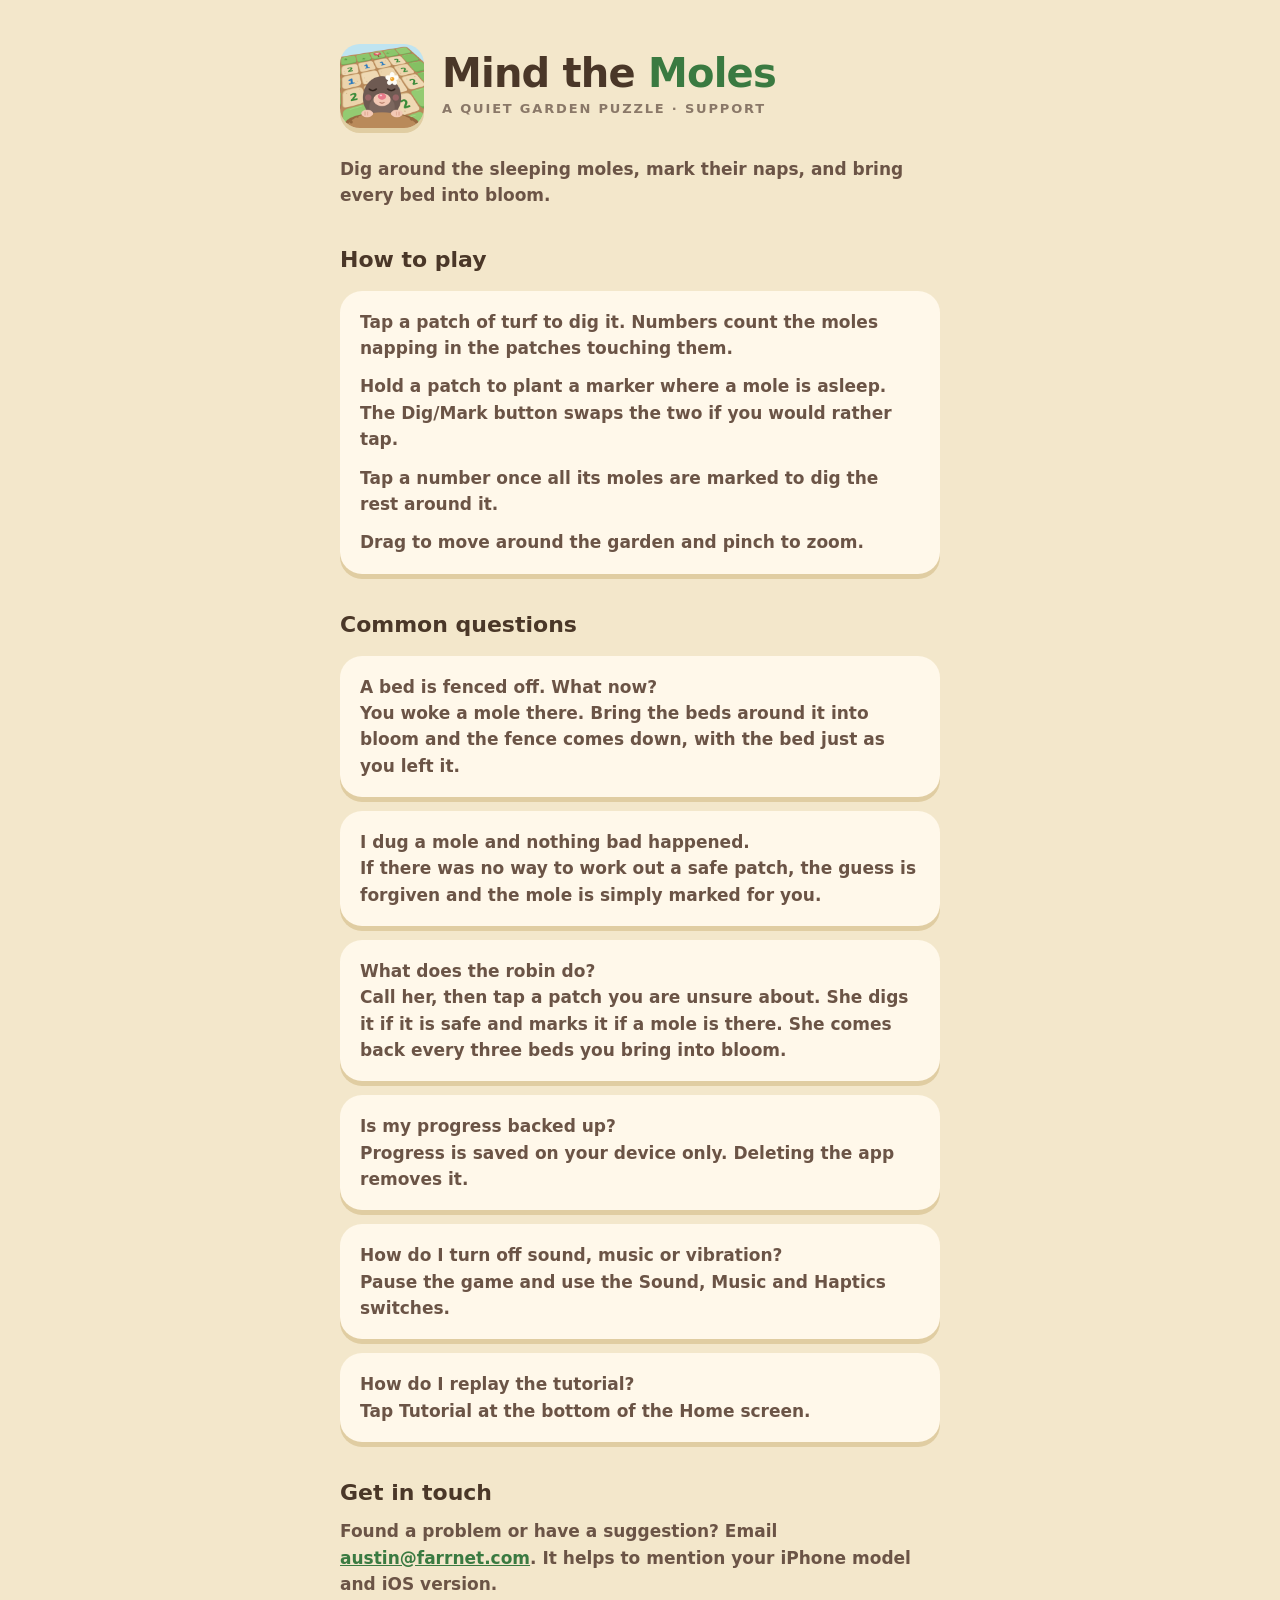
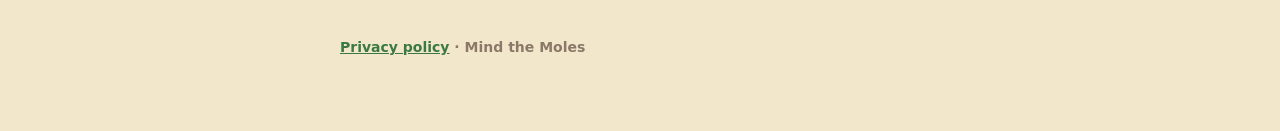
<file: index.html>
<!doctype html>
<html lang="en">
<head>
<meta charset="utf-8">
<meta name="viewport" content="width=device-width, initial-scale=1">
<title>Mind the Moles – Support</title>
<link rel="stylesheet" href="style.css">
</head>
<body>
<main>
<header>
  <img src="icon.png" alt="Mind the Moles app icon">
  <div><h1>Mind the <span>Moles</span></h1><p class="tag">A QUIET GARDEN PUZZLE · SUPPORT</p></div>
</header>

<p>Dig around the sleeping moles, mark their naps, and bring every bed into bloom.</p>

<h2>How to play</h2>
<div class="card">
  <p><strong>Tap</strong> a patch of turf to dig it. Numbers count the moles napping in the patches touching them.</p>
  <p><strong>Hold</strong> a patch to plant a marker where a mole is asleep. The Dig/Mark button swaps the two if you would rather tap.</p>
  <p><strong>Tap a number</strong> once all its moles are marked to dig the rest around it.</p>
  <p><strong>Drag</strong> to move around the garden and <strong>pinch</strong> to zoom.</p>
</div>

<h2>Common questions</h2>
<div class="card">
  <p><strong>A bed is fenced off. What now?</strong><br>You woke a mole there. Bring the beds around it into bloom and the fence comes down, with the bed just as you left it.</p>
</div>
<div class="card">
  <p><strong>I dug a mole and nothing bad happened.</strong><br>If there was no way to work out a safe patch, the guess is forgiven and the mole is simply marked for you.</p>
</div>
<div class="card">
  <p><strong>What does the robin do?</strong><br>Call her, then tap a patch you are unsure about. She digs it if it is safe and marks it if a mole is there. She comes back every three beds you bring into bloom.</p>
</div>
<div class="card">
  <p><strong>Is my progress backed up?</strong><br>Progress is saved on your device only. Deleting the app removes it.</p>
</div>
<div class="card">
  <p><strong>How do I turn off sound, music or vibration?</strong><br>Pause the game and use the Sound, Music and Haptics switches.</p>
</div>
<div class="card">
  <p><strong>How do I replay the tutorial?</strong><br>Tap Tutorial at the bottom of the Home screen.</p>
</div>

<h2>Get in touch</h2>
<p>Found a problem or have a suggestion? Email <a href="mailto:austin@farrnet.com">austin@farrnet.com</a>. It helps to mention your iPhone model and iOS version.</p>

<footer><a href="privacy.html">Privacy policy</a> · Mind the Moles</footer>
</main>
</body>
</html>
</file>
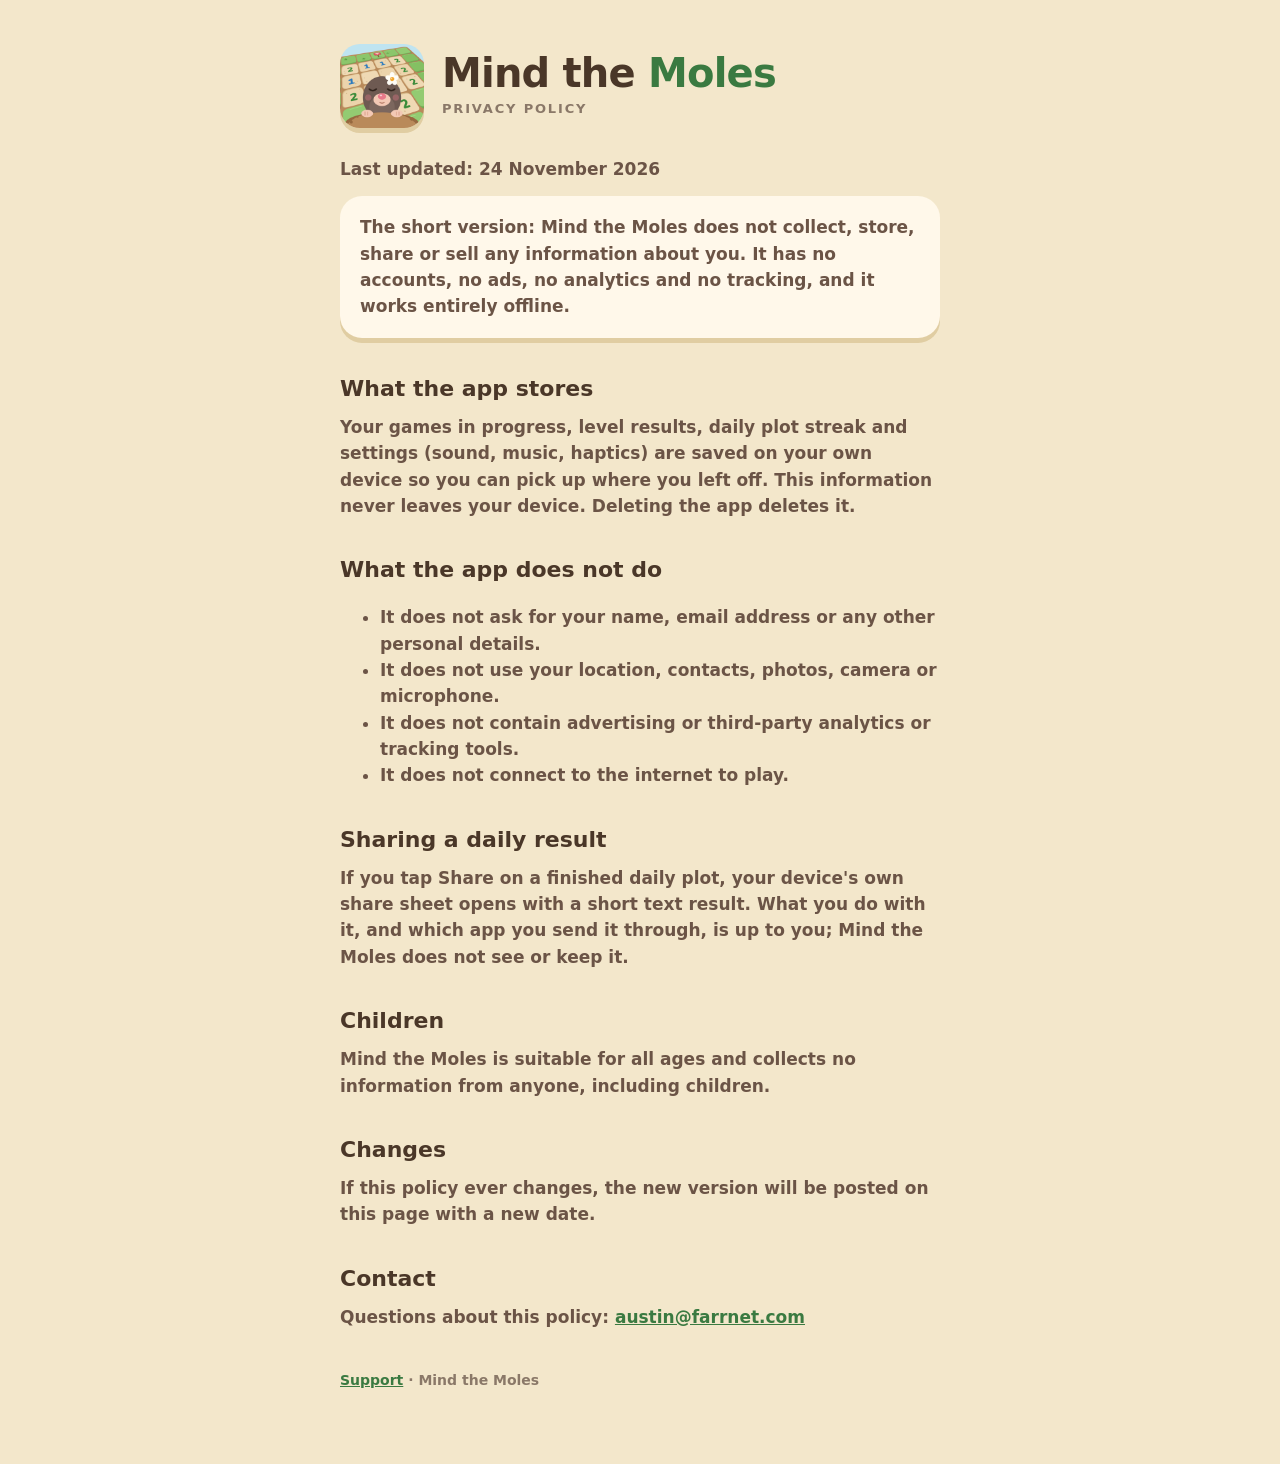
<file: privacy.html>
<!doctype html>
<html lang="en">
<head>
<meta charset="utf-8">
<meta name="viewport" content="width=device-width, initial-scale=1">
<title>Mind the Moles – Privacy Policy</title>
<link rel="stylesheet" href="style.css">
</head>
<body>
<main>
<header>
  <img src="icon.png" alt="Mind the Moles app icon">
  <div><h1>Mind the <span>Moles</span></h1><p class="tag">PRIVACY POLICY</p></div>
</header>

<p>Last updated: 24 November 2026</p>

<div class="card">
  <p><strong>The short version:</strong> Mind the Moles does not collect, store, share or sell any information about you. It has no accounts, no ads, no analytics and no tracking, and it works entirely offline.</p>
</div>

<h2>What the app stores</h2>
<p>Your games in progress, level results, daily plot streak and settings (sound, music, haptics) are saved on your own device so you can pick up where you left off. This information never leaves your device. Deleting the app deletes it.</p>

<h2>What the app does not do</h2>
<ul>
  <li>It does not ask for your name, email address or any other personal details.</li>
  <li>It does not use your location, contacts, photos, camera or microphone.</li>
  <li>It does not contain advertising or third-party analytics or tracking tools.</li>
  <li>It does not connect to the internet to play.</li>
</ul>

<h2>Sharing a daily result</h2>
<p>If you tap Share on a finished daily plot, your device's own share sheet opens with a short text result. What you do with it, and which app you send it through, is up to you; Mind the Moles does not see or keep it.</p>

<h2>Children</h2>
<p>Mind the Moles is suitable for all ages and collects no information from anyone, including children.</p>

<h2>Changes</h2>
<p>If this policy ever changes, the new version will be posted on this page with a new date.</p>

<h2>Contact</h2>
<p>Questions about this policy: <a href="mailto:austin@farrnet.com">austin@farrnet.com</a></p>

<footer><a href="index.html">Support</a> · Mind the Moles</footer>
</main>
</body>
</html>
</file>
<file: style.css>
:root { color-scheme: light; }
* { box-sizing: border-box; }
body { margin: 0; background: #F3E7CB; color: #4A3728; font: 600 17px/1.55 ui-rounded, "SF Pro Rounded", "Nunito", "Arial Rounded MT Bold", system-ui, sans-serif; }
main { max-width: 640px; margin: 0 auto; padding: 44px 20px 72px; }
header { display: flex; gap: 18px; align-items: center; margin-bottom: 28px; }
header img { width: 84px; height: 84px; border-radius: 20px; box-shadow: 0 5px 0 #E0CDA2; }
h1 { font-weight: 900; font-size: 40px; letter-spacing: -0.02em; line-height: 1; margin: 0; }
h1 span { color: #3A7A41; }
.tag { margin: 6px 0 0; font-size: 13px; font-weight: 800; letter-spacing: 0.14em; color: #8A7868; }
h2 { font-weight: 900; font-size: 22px; margin: 34px 0 8px; }
p, li { color: #6B5446; }
p { margin: 0 0 12px; }
a { color: #3A7A41; font-weight: 800; }
.card { background: #FFF8EA; border-radius: 22px; padding: 18px 20px; box-shadow: 0 5px 0 #E0CDA2; margin: 14px 0; }
.card p:last-child { margin-bottom: 0; }
footer { margin-top: 40px; font-size: 14px; color: #8A7868; }
</file>
